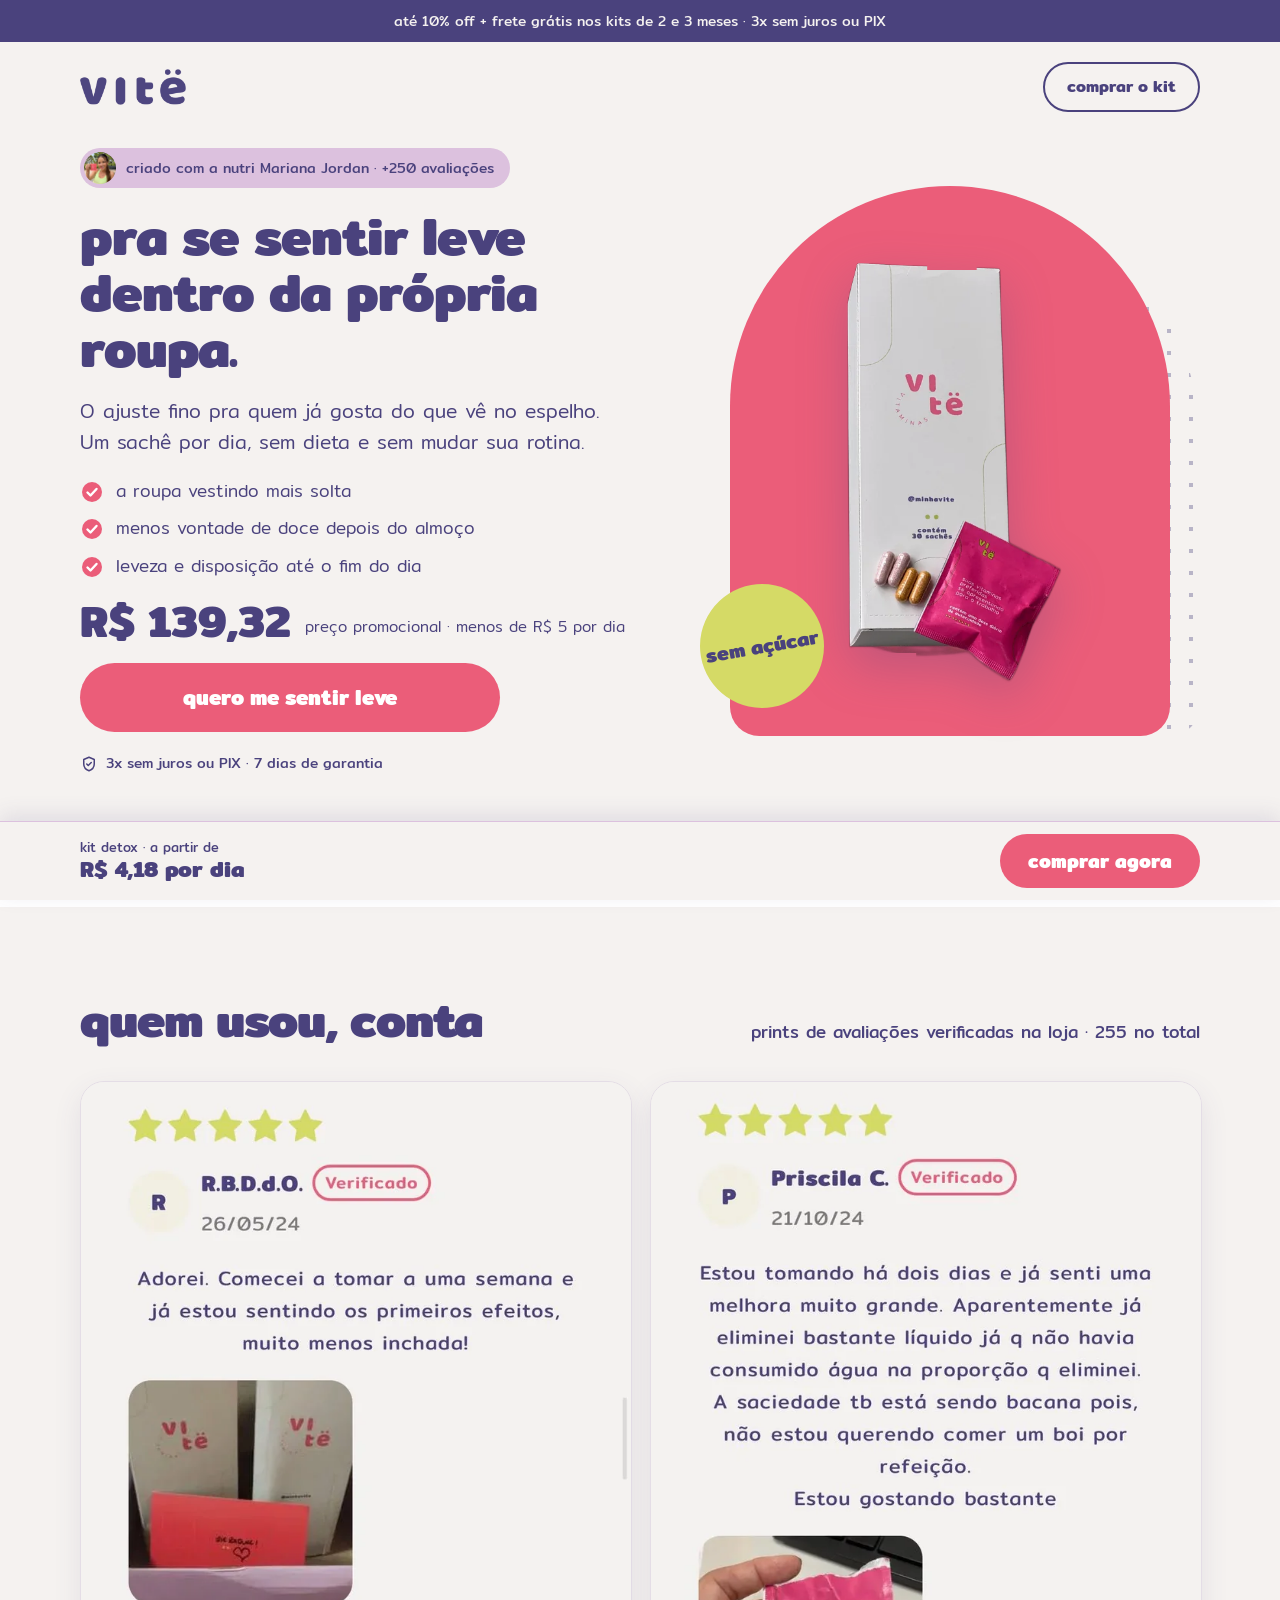
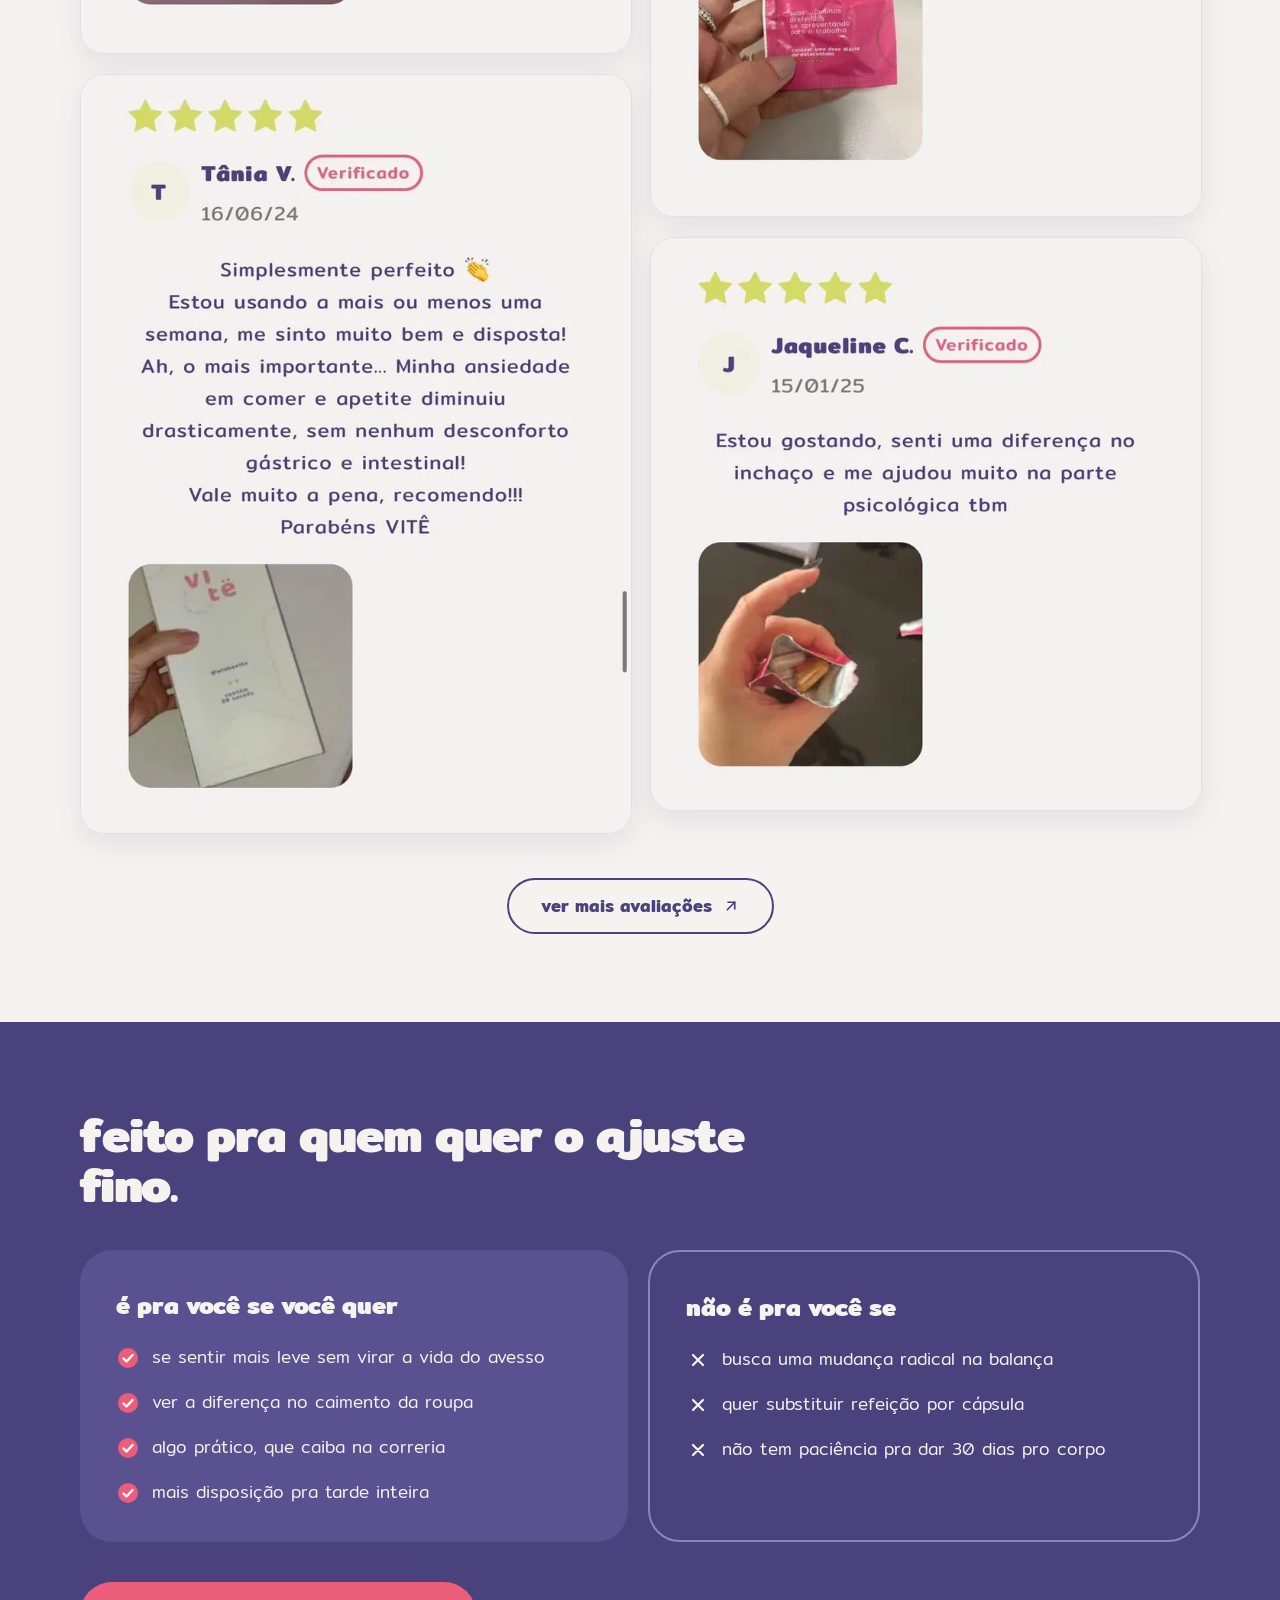
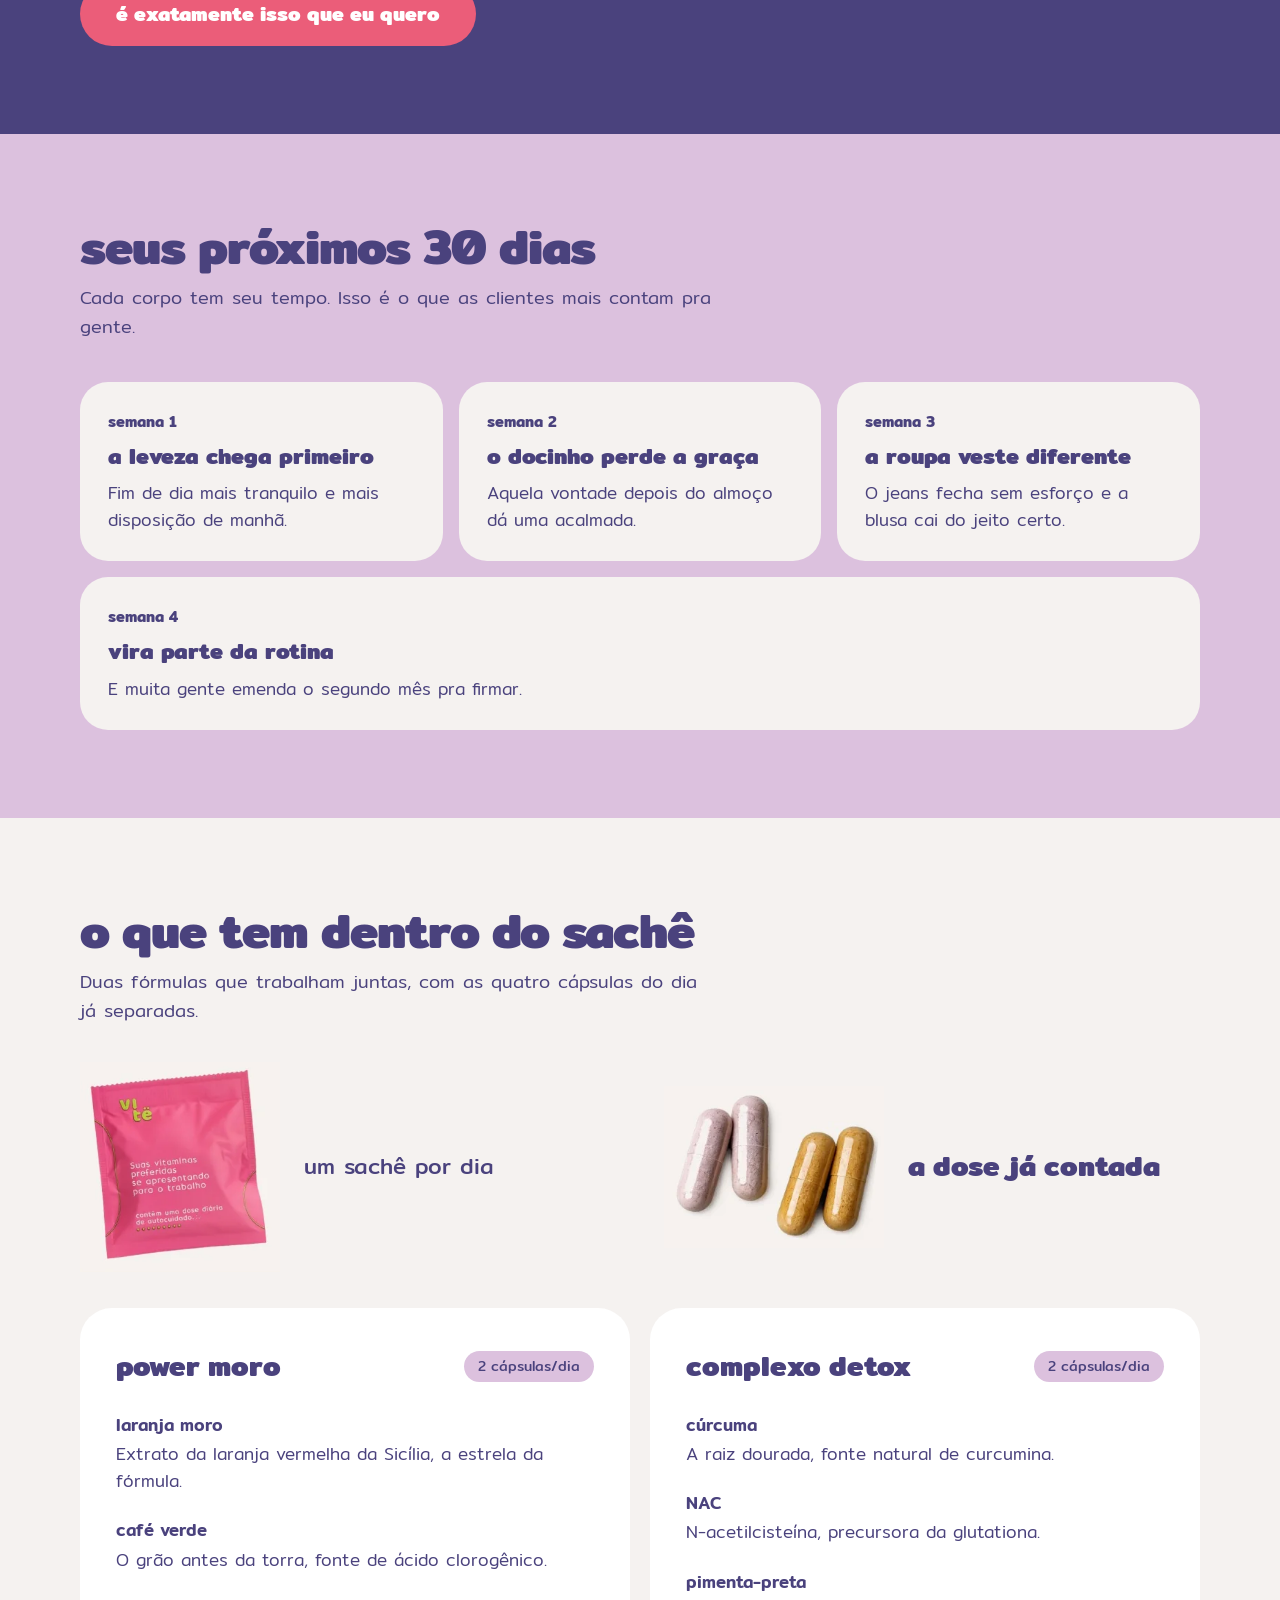
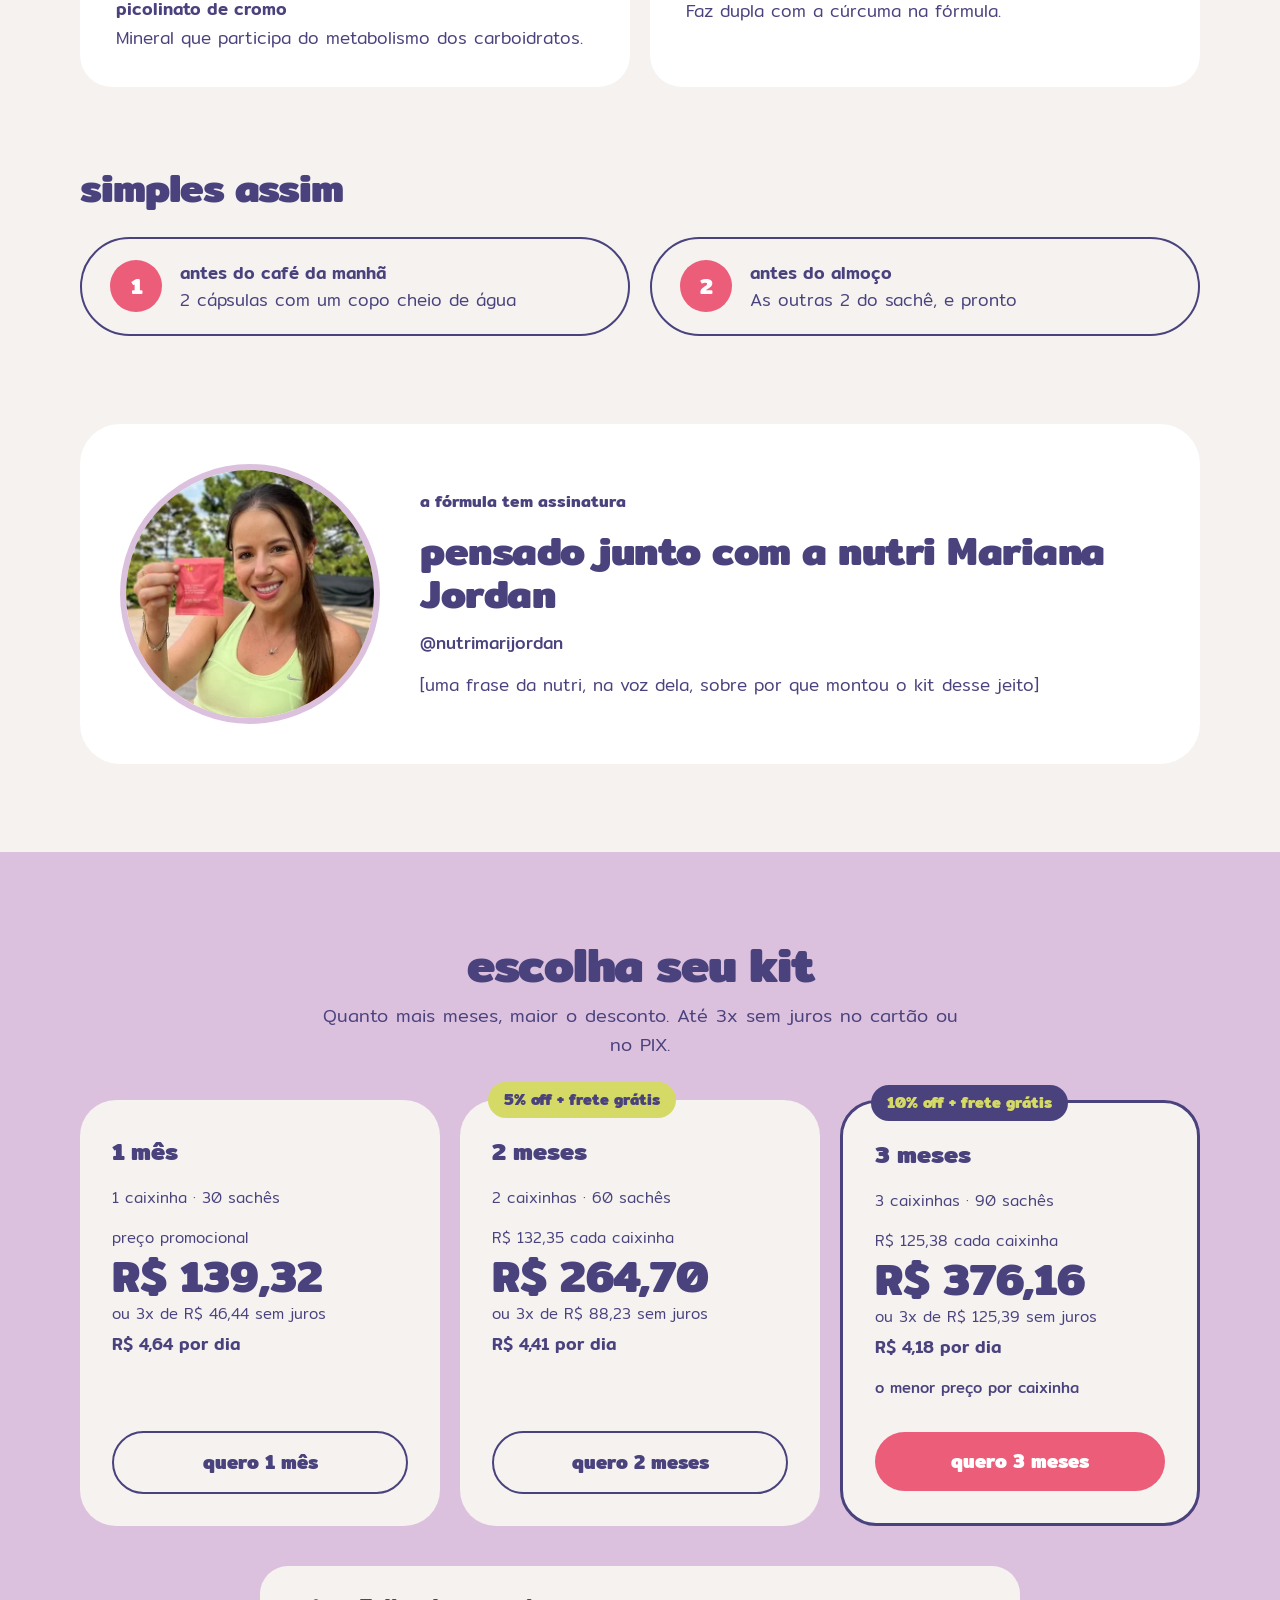
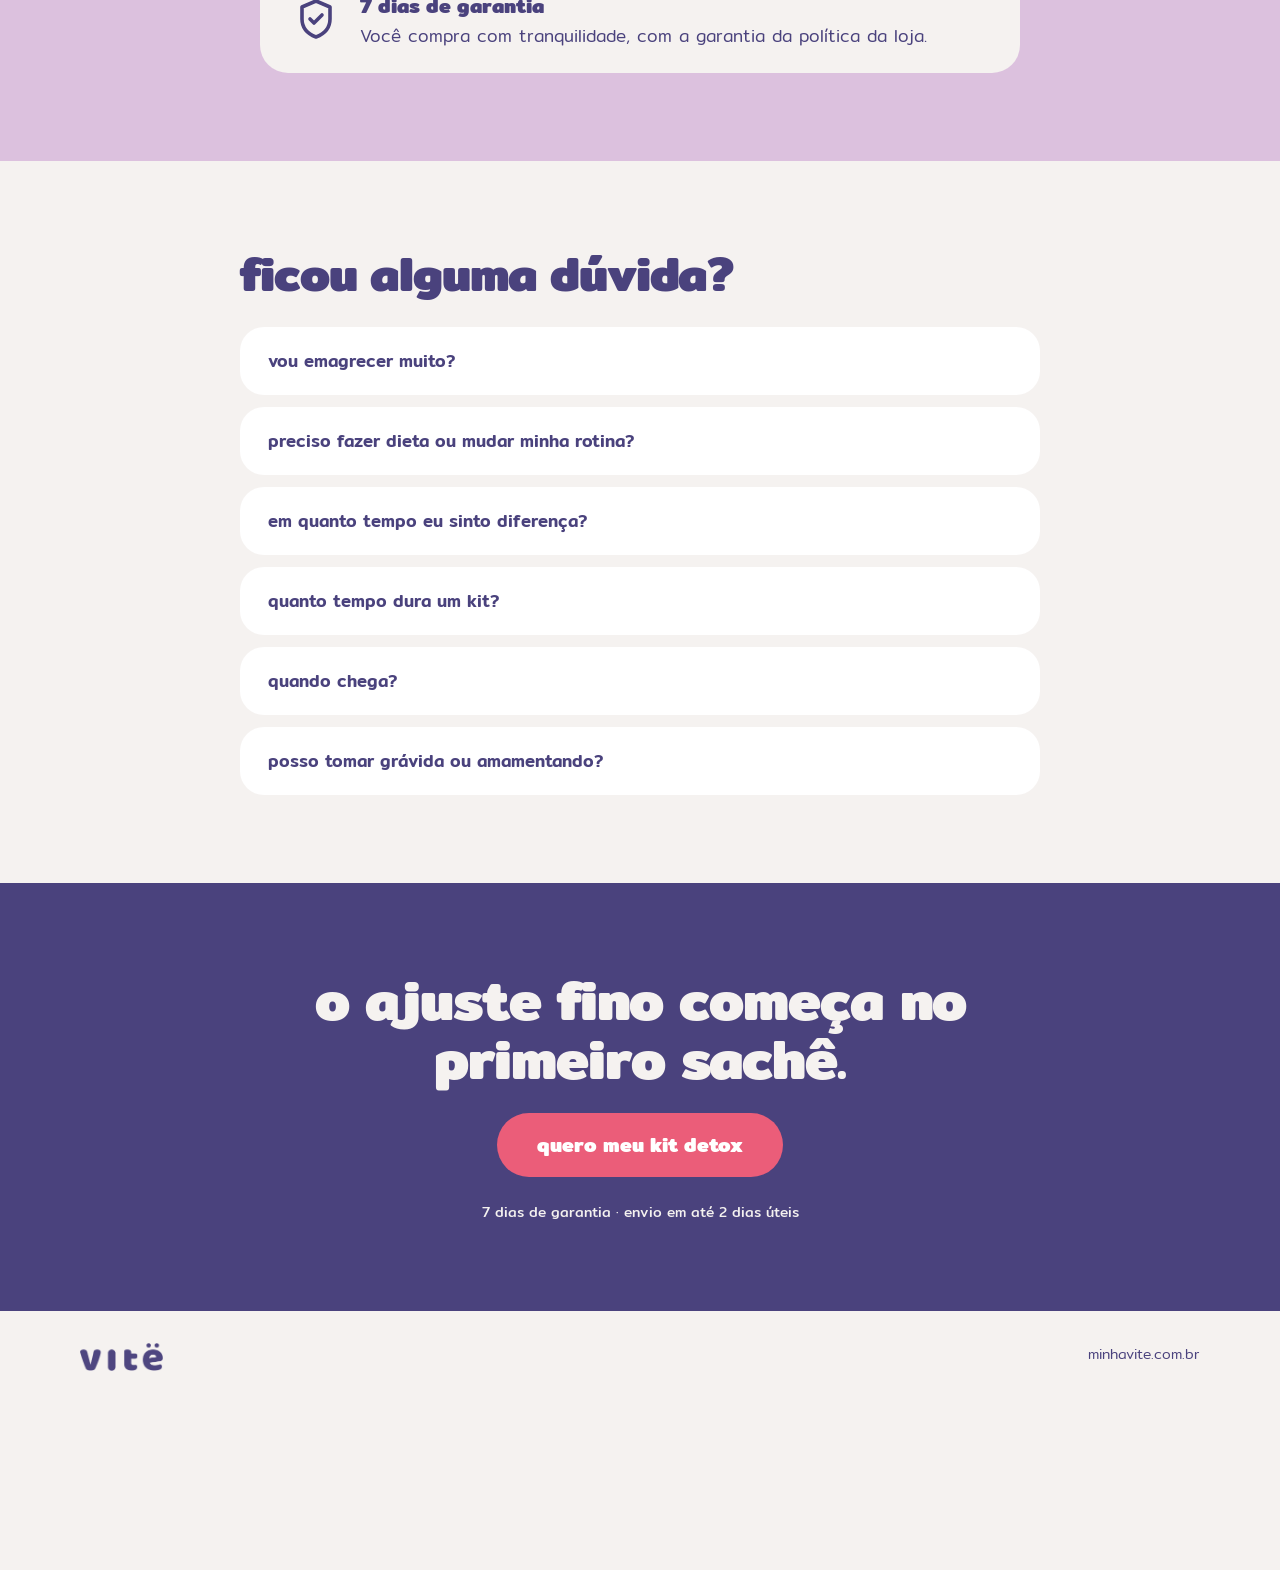
<file: kit-detox/index.html>
<!doctype html>
<html lang="pt-BR">
<head>
<meta charset="utf-8">
<meta name="viewport" content="width=device-width, initial-scale=1">
<title>Kit Detox Vitê · pra se sentir leve dentro da própria roupa</title>
<meta name="description" content="Kit Detox Vitê: um sachê por dia pra se sentir leve dentro da própria roupa. Criado com a nutri Mariana Jordan. Até 10% off + frete grátis.">
<meta property="og:title" content="Kit Detox Vitê">
<meta property="og:description" content="Kit Detox Vitê: um sachê por dia pra se sentir leve dentro da própria roupa. Criado com a nutri Mariana Jordan. Até 10% off + frete grátis.">
<meta property="og:image" content="https://kit-detox.vercel.app/img/kit-detox.webp">
<meta property="og:type" content="website">
<meta name="theme-color" content="#F5F2F0">
<link rel="icon" href="img/logo-vite.png">
<link rel="preconnect" href="https://fonts.googleapis.com">
<link rel="preconnect" href="https://fonts.gstatic.com" crossorigin>
<link rel="stylesheet" href="https://fonts.googleapis.com/css2?family=Mitr:wght@300;400;500;600;700&amp;display=swap">
<style>
html{scroll-behavior:smooth}
body{margin:0;background:#F5F2F0;-webkit-font-smoothing:antialiased}
img{max-width:100%}
a{color:#4A427D}a:hover{color:#2F2958}
summary{cursor:pointer;list-style:none}
summary::-webkit-details-marker{display:none}
@media (max-width: 640px){
.topbar{font-size:0.75rem!important;padding:8px 12px!important;line-height:1.4}
.site-head{padding:14px 20px!important}
.hero{flex-direction:column!important;flex-wrap:nowrap!important;align-items:stretch!important;gap:16px!important;padding:4px 20px 48px!important}
.hero-text{display:contents!important}
.h-badge{order:0;align-self:flex-start;font-size:0.8125rem!important}
.h-h1{order:1}
.h-img{order:2;flex:0 0 auto!important}
.h-arch{aspect-ratio:auto!important;height:260px;max-width:100%!important;border-radius:150px 150px 28px 28px!important;padding:18px!important}
.h-arch img{width:auto!important;height:100%!important;max-width:100%!important}
.h-dots{inset:12px 0 0 24px!important}
.h-seal{width:84px!important;height:84px!important;font-size:0.9375rem!important;bottom:10px!important}
.h-price{order:3}
.h-cta{order:4;max-width:none!important}
.h-guar{order:5;justify-content:center}
.h-p{order:6;font-size:1.0625rem!important}
.h-bullets{order:7}
.trust{display:grid!important;grid-template-columns:1fr 1fr;gap:10px 16px!important;font-size:0.8125rem!important;padding:16px 20px!important}
.pad{padding-top:56px!important;padding-bottom:56px!important}
.pad-t{padding-top:56px!important;padding-bottom:24px!important}
.pad-b{padding-top:24px!important;padding-bottom:56px!important}
.cardp{padding:24px!important}
.weeks{flex-wrap:nowrap!important;overflow-x:auto;scroll-snap-type:x mandatory;margin:0 -20px;padding:0 20px 8px;scrollbar-width:none}
.wk{flex:0 0 78%!important;scroll-snap-align:start}
.revs{columns:auto!important;display:flex;overflow-x:auto;gap:14px;scroll-snap-type:x mandatory;margin:0 -20px;padding:4px 20px 16px;scrollbar-width:none}
.revs img{flex:0 0 84%;width:84%!important;margin:0!important;scroll-snap-align:center;align-self:flex-start}
.step{border-radius:28px!important;padding:16px 20px!important}
.best{order:-1}
.nutri{padding:28px 24px!important;gap:20px!important;justify-content:center;text-align:center}
.nutri-img{width:160px!important;flex:0 0 160px!important}
.sticky-btn{padding:12px 22px!important}
}
</style>
</head>
<body>
<div style="width: 100%; background: #F5F2F0; color: #4A427D; font-family: 'Mitr', system-ui, sans-serif; font-weight: 300; font-size: 1.0625rem; line-height: 1.6">

<div class="topbar" style="background: #4A427D; color: #F5F2F0; text-align: center; padding: 10px 16px; font-size: 0.875rem; font-weight: 400">até 10% off + frete grátis nos kits de 2 e 3 meses · 3x sem juros ou PIX</div>

<header class="site-head" style="max-width: 1120px; margin: 0 auto; padding: 20px; display: flex; align-items: center; justify-content: space-between; gap: 16px; flex-wrap: wrap">
<img src="img/logo-vite.png" alt="vitë" style="height: 36px; width: auto; display: block">
<a href="#oferta" style="font-family: 'Mitr', sans-serif; font-weight: 600; font-size: 1rem; text-decoration: none; padding: 10px 22px; border: 2px solid #4A427D; border-radius: 999px; min-height: 44px; box-sizing: border-box; display: inline-flex; align-items: center">comprar o kit</a>
</header>

<section class="hero" style="max-width: 1120px; margin: 0 auto; padding: 16px 20px 64px; display: flex; flex-wrap: wrap; gap: 40px; align-items: center">
<div class="hero-text" style="flex: 1 1 460px; min-width: 0; display: flex; flex-direction: column; gap: 20px; align-items: flex-start">
<div class="h-badge" style="background: #DCC1DE; border-radius: 999px; padding: 4px 16px 4px 4px; font-size: 0.875rem; font-weight: 400; display: flex; align-items: center; gap: 10px"><img loading="lazy" src="img/nutri-mariana-jordan.webp" alt="" style="width: 32px; height: 32px; border-radius: 50%; object-fit: cover; object-position: 60% 30%"><span>criado com a nutri Mariana Jordan · +250 avaliações</span></div>
<h1 class="h-h1" style="margin: 0; font-family: 'Mitr', sans-serif; font-weight: 700; font-size: clamp(2.125rem, 4.6vw, 3.25rem); line-height: 1.08; letter-spacing: -1px">pra se sentir leve dentro da própria roupa.</h1>
<p class="h-p" style="margin: 0; font-size: 1.1875rem; max-width: 520px">O ajuste fino pra quem já gosta do que vê no espelho. Um sachê por dia, sem dieta e sem mudar sua rotina.</p>
<div class="h-bullets" style="display: flex; flex-direction: column; gap: 10px">
<div style="display: flex; gap: 12px; align-items: flex-start"><svg aria-hidden="true" width="24" height="24" viewBox="0 0 24 24" fill="none" stroke="#FFFFFF" stroke-width="2.4" stroke-linecap="round" stroke-linejoin="round" style="flex: 0 0 auto; margin-top: 3px"><circle cx="12" cy="12" r="10" fill="#EB5D79" stroke="none"></circle><path d="M7.5 12.5l3 3 6-6.5"></path></svg><span>a roupa vestindo mais solta</span></div>
<div style="display: flex; gap: 12px; align-items: flex-start"><svg aria-hidden="true" width="24" height="24" viewBox="0 0 24 24" fill="none" stroke="#FFFFFF" stroke-width="2.4" stroke-linecap="round" stroke-linejoin="round" style="flex: 0 0 auto; margin-top: 3px"><circle cx="12" cy="12" r="10" fill="#EB5D79" stroke="none"></circle><path d="M7.5 12.5l3 3 6-6.5"></path></svg><span>menos vontade de doce depois do almoço</span></div>
<div style="display: flex; gap: 12px; align-items: flex-start"><svg aria-hidden="true" width="24" height="24" viewBox="0 0 24 24" fill="none" stroke="#FFFFFF" stroke-width="2.4" stroke-linecap="round" stroke-linejoin="round" style="flex: 0 0 auto; margin-top: 3px"><circle cx="12" cy="12" r="10" fill="#EB5D79" stroke="none"></circle><path d="M7.5 12.5l3 3 6-6.5"></path></svg><span>leveza e disposição até o fim do dia</span></div>
</div>
<div class="h-price" style="display: flex; flex-wrap: wrap; align-items: flex-end; gap: 6px 14px">
<div style="font-family: 'Mitr', sans-serif; font-weight: 700; font-size: 2.75rem; line-height: 1">R$ 139,32</div>
<div style="font-size: 0.9375rem; padding-bottom: 4px">preço promocional · menos de R$ 5 por dia</div>
</div>
<a class="h-cta" href="#oferta" style="background: #EB5D79; color: #FFFFFF; font-family: 'Mitr', sans-serif; font-weight: 700; font-size: 1.3125rem; text-decoration: none; padding: 18px 40px; border-radius: 999px; min-height: 60px; box-sizing: border-box; display: inline-flex; align-items: center; justify-content: center; width: 100%; max-width: 420px">quero me sentir leve</a>
<div class="h-guar" style="font-size: 0.875rem; font-weight: 400; display: flex; align-items: center; gap: 8px"><svg aria-hidden="true" width="18" height="18" viewBox="0 0 24 24" fill="none" stroke="#4A427D" stroke-width="2" stroke-linecap="round" stroke-linejoin="round"><path d="M12 3l7 3v6c0 4.5-3 7.5-7 9-4-1.5-7-4.5-7-9V6z"></path><path d="M9 12l2 2 4-4"></path></svg>3x sem juros ou PIX · 7 dias de garantia</div>
</div>
<div class="h-img" style="flex: 1 1 380px; min-width: 0; position: relative; display: flex; justify-content: center">
<div class="h-dots" aria-hidden="true" style="position: absolute; inset: 24px 0 0 40px; border-radius: 240px 240px 32px 32px; background-image: radial-gradient(#4A427D 2.5px, transparent 2.5px); background-size: 22px 22px; opacity: 0.35"></div>
<div class="h-arch" style="position: relative; width: 100%; max-width: 440px; aspect-ratio: 4 / 5; border-radius: 240px 240px 32px 32px; background: #EB5D79; display: flex; align-items: center; justify-content: center; padding: 40px 32px 24px; box-sizing: border-box">
<img src="img/kit-detox.webp" fetchpriority="high" alt="Caixa do Kit Detox Vitê com 30 sachês, sachê rosa e as 4 cápsulas do dia" style="width: 64%; max-width: 290px; height: auto; filter: drop-shadow(0 18px 24px rgba(74, 66, 125, 0.28))">
</div>
<div class="h-seal" style="position: absolute; bottom: 28px; left: 0; background: #D5DA66; color: #4A427D; font-family: 'Mitr', sans-serif; font-weight: 700; font-size: 1.25rem; line-height: 1.1; width: 124px; height: 124px; border-radius: 50%; display: flex; align-items: center; justify-content: center; text-align: center; transform: rotate(-10deg)">sem açúcar</div>
</div>
</section>

<section style="background: #FFFFFF">
<div class="trust" style="max-width: 1120px; margin: 0 auto; padding: 22px 20px; display: flex; flex-wrap: wrap; justify-content: space-around; gap: 14px 32px; font-weight: 400; font-size: 0.9375rem; text-align: center">
<span>7 dias de garantia</span><span>envio em até 2 dias úteis</span><span>compra 100% segura</span><span>1 sachê por dia, prático</span>
</div>
</section>

<section class="pad" style="max-width: 1120px; margin: 0 auto; padding: 88px 20px; display: flex; flex-direction: column; gap: 36px">
<div style="display: flex; flex-wrap: wrap; align-items: flex-end; justify-content: space-between; gap: 16px">
<h2 style="margin: 0; font-family: 'Mitr', sans-serif; font-weight: 700; font-size: clamp(2rem, 4vw, 3rem); line-height: 1.05; letter-spacing: -1px">quem usou, conta</h2>
<div style="font-weight: 400">prints de avaliações verificadas na loja · 255 no total</div>
</div>
<div class="revs" style="columns: 2 300px; column-gap: 20px">
<img loading="lazy" src="img/avaliacao-1.webp" alt="Avaliação verificada de R.B.D.d.O., 5 estrelas: começou a tomar há uma semana e já se sente muito menos inchada" style="display: block; width: 100%; height: auto; margin: 0 0 20px; border-radius: 24px; border: 1px solid #E4DDE6; box-shadow: 0 10px 28px rgba(74, 66, 125, 0.10); break-inside: avoid">
<img loading="lazy" src="img/avaliacao-2.webp" alt="Avaliação verificada de Tânia V., 5 estrelas: uma semana de uso, muito disposta e com bem menos ansiedade para comer" style="display: block; width: 100%; height: auto; margin: 0 0 20px; border-radius: 24px; border: 1px solid #E4DDE6; box-shadow: 0 10px 28px rgba(74, 66, 125, 0.10); break-inside: avoid">
<img loading="lazy" src="img/avaliacao-3.webp" alt="Avaliação verificada de Priscila C., 5 estrelas: dois dias de uso, sentiu melhora grande e mais saciedade nas refeições" style="display: block; width: 100%; height: auto; margin: 0 0 20px; border-radius: 24px; border: 1px solid #E4DDE6; box-shadow: 0 10px 28px rgba(74, 66, 125, 0.10); break-inside: avoid">
<img loading="lazy" src="img/avaliacao-4.webp" alt="Avaliação verificada de Jaqueline C., 5 estrelas: sentiu diferença no inchaço" style="display: block; width: 100%; height: auto; margin: 0 0 20px; border-radius: 24px; border: 1px solid #E4DDE6; box-shadow: 0 10px 28px rgba(74, 66, 125, 0.10); break-inside: avoid">
</div>
<a href="https://minhavite.com.br/products/kit-detox-vite?utm_source=lp&amp;utm_medium=landing&amp;utm_campaign=kit-detox-ajuste-fino" target="_blank" rel="noopener" style="align-self: center; border: 2px solid #4A427D; color: #4A427D; font-family: 'Mitr', sans-serif; font-weight: 600; font-size: 1.0625rem; text-decoration: none; padding: 12px 32px; border-radius: 999px; min-height: 52px; box-sizing: border-box; display: inline-flex; align-items: center; gap: 10px">ver mais avaliações<svg aria-hidden="true" width="18" height="18" viewBox="0 0 24 24" fill="none" stroke="#4A427D" stroke-width="2.2" stroke-linecap="round" stroke-linejoin="round"><path d="M7 17L17 7"></path><path d="M8 7h9v9"></path></svg></a>
</section>

<section style="background: #4A427D; color: #F5F2F0">
<div class="pad" style="max-width: 1120px; margin: 0 auto; padding: 88px 20px; display: flex; flex-direction: column; gap: 40px">
<h2 style="margin: 0; max-width: 700px; font-family: 'Mitr', sans-serif; font-weight: 700; font-size: clamp(2rem, 4vw, 3rem); line-height: 1.05; letter-spacing: -1px">feito pra quem quer o ajuste fino.</h2>
<div style="display: flex; flex-wrap: wrap; gap: 20px">
<div class="cardp" style="flex: 1 1 380px; min-width: 0; background: #5A5190; border-radius: 32px; padding: 36px; display: flex; flex-direction: column; gap: 18px">
<div style="font-family: 'Mitr', sans-serif; font-weight: 700; font-size: 1.5rem">é pra você se você quer</div>
<div style="display: flex; gap: 12px"><svg aria-hidden="true" width="24" height="24" viewBox="0 0 24 24" fill="none" stroke="#FFFFFF" stroke-width="2.4" stroke-linecap="round" stroke-linejoin="round" style="flex: 0 0 auto; margin-top: 3px"><circle cx="12" cy="12" r="10" fill="#EB5D79" stroke="none"></circle><path d="M7.5 12.5l3 3 6-6.5"></path></svg><span>se sentir mais leve sem virar a vida do avesso</span></div>
<div style="display: flex; gap: 12px"><svg aria-hidden="true" width="24" height="24" viewBox="0 0 24 24" fill="none" stroke="#FFFFFF" stroke-width="2.4" stroke-linecap="round" stroke-linejoin="round" style="flex: 0 0 auto; margin-top: 3px"><circle cx="12" cy="12" r="10" fill="#EB5D79" stroke="none"></circle><path d="M7.5 12.5l3 3 6-6.5"></path></svg><span>ver a diferença no caimento da roupa</span></div>
<div style="display: flex; gap: 12px"><svg aria-hidden="true" width="24" height="24" viewBox="0 0 24 24" fill="none" stroke="#FFFFFF" stroke-width="2.4" stroke-linecap="round" stroke-linejoin="round" style="flex: 0 0 auto; margin-top: 3px"><circle cx="12" cy="12" r="10" fill="#EB5D79" stroke="none"></circle><path d="M7.5 12.5l3 3 6-6.5"></path></svg><span>algo prático, que caiba na correria</span></div>
<div style="display: flex; gap: 12px"><svg aria-hidden="true" width="24" height="24" viewBox="0 0 24 24" fill="none" stroke="#FFFFFF" stroke-width="2.4" stroke-linecap="round" stroke-linejoin="round" style="flex: 0 0 auto; margin-top: 3px"><circle cx="12" cy="12" r="10" fill="#EB5D79" stroke="none"></circle><path d="M7.5 12.5l3 3 6-6.5"></path></svg><span>mais disposição pra tarde inteira</span></div>
</div>
<div class="cardp" style="flex: 1 1 380px; min-width: 0; border: 2px solid #8C84BC; border-radius: 32px; padding: 36px; display: flex; flex-direction: column; gap: 18px">
<div style="font-family: 'Mitr', sans-serif; font-weight: 700; font-size: 1.5rem">não é pra você se</div>
<div style="display: flex; gap: 12px"><svg aria-hidden="true" width="24" height="24" viewBox="0 0 24 24" fill="none" stroke="#F5F2F0" stroke-width="2.2" stroke-linecap="round" style="flex: 0 0 auto; margin-top: 3px"><path d="M7 7l10 10M17 7L7 17"></path></svg><span>busca uma mudança radical na balança</span></div>
<div style="display: flex; gap: 12px"><svg aria-hidden="true" width="24" height="24" viewBox="0 0 24 24" fill="none" stroke="#F5F2F0" stroke-width="2.2" stroke-linecap="round" style="flex: 0 0 auto; margin-top: 3px"><path d="M7 7l10 10M17 7L7 17"></path></svg><span>quer substituir refeição por cápsula</span></div>
<div style="display: flex; gap: 12px"><svg aria-hidden="true" width="24" height="24" viewBox="0 0 24 24" fill="none" stroke="#F5F2F0" stroke-width="2.2" stroke-linecap="round" style="flex: 0 0 auto; margin-top: 3px"><path d="M7 7l10 10M17 7L7 17"></path></svg><span>não tem paciência pra dar 30 dias pro corpo</span></div>
</div>
</div>
<a href="#oferta" style="align-self: flex-start; background: #EB5D79; color: #FFFFFF; font-family: 'Mitr', sans-serif; font-weight: 700; font-size: 1.25rem; text-decoration: none; padding: 16px 36px; border-radius: 999px; min-height: 56px; box-sizing: border-box; display: inline-flex; align-items: center">é exatamente isso que eu quero</a>
</div>
</section>

<section style="background: #DCC1DE">
<div class="pad" style="max-width: 1120px; margin: 0 auto; padding: 88px 20px; display: flex; flex-direction: column; gap: 40px">
<div style="display: flex; flex-direction: column; gap: 12px; max-width: 640px">
<h2 style="margin: 0; font-family: 'Mitr', sans-serif; font-weight: 700; font-size: clamp(2rem, 4vw, 3rem); line-height: 1.05; letter-spacing: -1px">seus próximos 30 dias</h2>
<p style="margin: 0; font-size: 1.125rem">Cada corpo tem seu tempo. Isso é o que as clientes mais contam pra gente.</p>
</div>
<div class="weeks" style="display: flex; flex-wrap: wrap; gap: 16px">
<div class="wk" style="flex: 1 1 220px; min-width: 0; background: #F5F2F0; border-radius: 28px; padding: 28px; display: flex; flex-direction: column; gap: 10px">
<div style="font-family: 'Mitr', sans-serif; font-weight: 600; font-size: 0.9375rem">semana 1</div>
<div style="font-family: 'Mitr', sans-serif; font-weight: 700; font-size: 1.375rem; line-height: 1.15">a leveza chega primeiro</div>
<p style="margin: 0">Fim de dia mais tranquilo e mais disposição de manhã.</p>
</div>
<div class="wk" style="flex: 1 1 220px; min-width: 0; background: #F5F2F0; border-radius: 28px; padding: 28px; display: flex; flex-direction: column; gap: 10px">
<div style="font-family: 'Mitr', sans-serif; font-weight: 600; font-size: 0.9375rem">semana 2</div>
<div style="font-family: 'Mitr', sans-serif; font-weight: 700; font-size: 1.375rem; line-height: 1.15">o docinho perde a graça</div>
<p style="margin: 0">Aquela vontade depois do almoço dá uma acalmada.</p>
</div>
<div class="wk" style="flex: 1 1 220px; min-width: 0; background: #F5F2F0; border-radius: 28px; padding: 28px; display: flex; flex-direction: column; gap: 10px">
<div style="font-family: 'Mitr', sans-serif; font-weight: 600; font-size: 0.9375rem">semana 3</div>
<div style="font-family: 'Mitr', sans-serif; font-weight: 700; font-size: 1.375rem; line-height: 1.15">a roupa veste diferente</div>
<p style="margin: 0">O jeans fecha sem esforço e a blusa cai do jeito certo.</p>
</div>
<div class="wk" style="flex: 1 1 220px; min-width: 0; background: #F5F2F0; border-radius: 28px; padding: 28px; display: flex; flex-direction: column; gap: 10px">
<div style="font-family: 'Mitr', sans-serif; font-weight: 600; font-size: 0.9375rem">semana 4</div>
<div style="font-family: 'Mitr', sans-serif; font-weight: 700; font-size: 1.375rem; line-height: 1.15">vira parte da rotina</div>
<p style="margin: 0">E muita gente emenda o segundo mês pra firmar.</p>
</div>
</div>
</div>
</section>

<section class="pad-t" style="max-width: 1120px; margin: 0 auto; padding: 88px 20px 40px; display: flex; flex-direction: column; gap: 36px">
<div style="display: flex; flex-direction: column; gap: 12px; max-width: 640px">
<h2 style="margin: 0; font-family: 'Mitr', sans-serif; font-weight: 700; font-size: clamp(2rem, 4vw, 3rem); line-height: 1.05; letter-spacing: -1px">o que tem dentro do sachê</h2>
<p style="margin: 0; font-size: 1.125rem">Duas fórmulas que trabalham juntas, com as quatro cápsulas do dia já separadas.</p>
</div>
<div style="display: flex; flex-wrap: wrap; gap: 24px 48px; align-items: center">
<div style="flex: 1 1 360px; min-width: 0; display: flex; align-items: center; gap: 24px">
<img loading="lazy" src="img/sache.webp" alt="Sachê rosa da Vitê" style="width: 200px; max-width: 45%; height: auto; flex: 0 0 auto">
<div style="font-size: 1.375rem; font-weight: 400">um sachê por dia</div>
</div>
<div style="flex: 1 1 360px; min-width: 0; display: flex; align-items: center; gap: 24px">
<img loading="lazy" src="img/capsulas.webp" alt="Duas cápsulas rosadas e duas cápsulas douradas" style="width: 220px; max-width: 50%; height: auto; flex: 0 0 auto">
<div style="font-family: 'Mitr', sans-serif; font-weight: 700; font-size: 1.75rem; line-height: 1.1">a dose já contada</div>
</div>
</div>
<div style="display: flex; flex-wrap: wrap; gap: 20px">
<div class="cardp" style="flex: 1 1 400px; min-width: 0; background: #FFFFFF; border-radius: 32px; padding: 36px; display: flex; flex-direction: column; gap: 22px">
<div style="display: flex; align-items: center; justify-content: space-between; gap: 12px; flex-wrap: wrap"><div style="font-family: 'Mitr', sans-serif; font-weight: 700; font-size: 1.75rem">power moro</div><div style="background: #DCC1DE; border-radius: 999px; padding: 4px 14px; font-size: 0.875rem; font-weight: 400">2 cápsulas/dia</div></div>
<div style="display: flex; flex-direction: column; gap: 2px"><div style="font-weight: 500">laranja moro</div><div>Extrato da laranja vermelha da Sicília, a estrela da fórmula.</div></div>
<div style="display: flex; flex-direction: column; gap: 2px"><div style="font-weight: 500">café verde</div><div>O grão antes da torra, fonte de ácido clorogênico.</div></div>
<div style="display: flex; flex-direction: column; gap: 2px"><div style="font-weight: 500">picolinato de cromo</div><div>Mineral que participa do metabolismo dos carboidratos.</div></div>
</div>
<div class="cardp" style="flex: 1 1 400px; min-width: 0; background: #FFFFFF; border-radius: 32px; padding: 36px; display: flex; flex-direction: column; gap: 22px">
<div style="display: flex; align-items: center; justify-content: space-between; gap: 12px; flex-wrap: wrap"><div style="font-family: 'Mitr', sans-serif; font-weight: 700; font-size: 1.75rem">complexo detox</div><div style="background: #DCC1DE; border-radius: 999px; padding: 4px 14px; font-size: 0.875rem; font-weight: 400">2 cápsulas/dia</div></div>
<div style="display: flex; flex-direction: column; gap: 2px"><div style="font-weight: 500">cúrcuma</div><div>A raiz dourada, fonte natural de curcumina.</div></div>
<div style="display: flex; flex-direction: column; gap: 2px"><div style="font-weight: 500">NAC</div><div>N-acetilcisteína, precursora da glutationa.</div></div>
<div style="display: flex; flex-direction: column; gap: 2px"><div style="font-weight: 500">pimenta-preta</div><div>Faz dupla com a cúrcuma na fórmula.</div></div>
</div>
</div>
</section>

<section class="pad-b" style="max-width: 1120px; margin: 0 auto; padding: 40px 20px 88px; display: flex; flex-direction: column; gap: 28px">
<h2 style="margin: 0; font-family: 'Mitr', sans-serif; font-weight: 700; font-size: clamp(1.75rem, 3.4vw, 2.5rem); line-height: 1.05; letter-spacing: -1px">simples assim</h2>
<div style="display: flex; flex-wrap: wrap; gap: 20px">
<div class="step" style="flex: 1 1 300px; min-width: 0; border: 2px solid #4A427D; border-radius: 999px; padding: 20px 28px; display: flex; align-items: center; gap: 18px">
<div style="flex: 0 0 auto; width: 52px; height: 52px; border-radius: 50%; background: #EB5D79; display: flex; align-items: center; justify-content: center; font-family: 'Mitr', sans-serif; font-weight: 700; font-size: 1.375rem; color: #FFFFFF">1</div>
<div><div style="font-weight: 500">antes do café da manhã</div><div>2 cápsulas com um copo cheio de água</div></div>
</div>
<div class="step" style="flex: 1 1 300px; min-width: 0; border: 2px solid #4A427D; border-radius: 999px; padding: 20px 28px; display: flex; align-items: center; gap: 18px">
<div style="flex: 0 0 auto; width: 52px; height: 52px; border-radius: 50%; background: #EB5D79; display: flex; align-items: center; justify-content: center; font-family: 'Mitr', sans-serif; font-weight: 700; font-size: 1.375rem; color: #FFFFFF">2</div>
<div><div style="font-weight: 500">antes do almoço</div><div>As outras 2 do sachê, e pronto</div></div>
</div>
</div>
</section>

<section class="pad-b" style="max-width: 1120px; margin: 0 auto; padding: 0 20px 88px">
<div class="nutri" style="background: #FFFFFF; border-radius: 40px; padding: 40px; display: flex; flex-wrap: wrap; gap: 40px; align-items: center">
<img loading="lazy" class="nutri-img" src="img/nutri-mariana-jordan.webp" alt="Nutri Mariana Jordan sorrindo e segurando um sachê da Vitê" style="flex: 0 1 260px; min-width: 0; width: 260px; aspect-ratio: 1 / 1; border-radius: 50%; object-fit: cover; object-position: 60% 30%; border: 6px solid #DCC1DE; box-sizing: border-box">
<div style="flex: 1 1 360px; min-width: 0; display: flex; flex-direction: column; gap: 14px">
<div style="font-family: 'Mitr', sans-serif; font-weight: 600; font-size: 1rem">a fórmula tem assinatura</div>
<h2 style="margin: 0; font-family: 'Mitr', sans-serif; font-weight: 700; font-size: clamp(1.75rem, 3.2vw, 2.5rem); line-height: 1.08; letter-spacing: -0.5px">pensado junto com a nutri Mariana Jordan</h2>
<div style="font-weight: 400">@nutrimarijordan</div>
<p style="margin: 0">[uma frase da nutri, na voz dela, sobre por que montou o kit desse jeito]</p>
</div>
</div>
</section>

<section id="oferta" style="background: #DCC1DE">
<div class="pad" style="max-width: 1120px; margin: 0 auto; padding: 88px 20px; display: flex; flex-direction: column; gap: 40px; align-items: center">
<div style="display: flex; flex-direction: column; gap: 12px; text-align: center; max-width: 640px">
<h2 style="margin: 0; font-family: 'Mitr', sans-serif; font-weight: 700; font-size: clamp(2rem, 4vw, 3rem); line-height: 1.05; letter-spacing: -1px">escolha seu kit</h2>
<p style="margin: 0; font-size: 1.125rem">Quanto mais meses, maior o desconto. Até 3x sem juros no cartão ou no PIX.</p>
</div>
<div class="offers" style="width: 100%; display: flex; flex-wrap: wrap; gap: 28px 20px; justify-content: center; align-items: stretch">
<div class="cardp" style="flex: 1 1 280px; max-width: 360px; min-width: 0; background: #F5F2F0; border-radius: 36px; padding: 32px; box-sizing: border-box; display: flex; flex-direction: column; gap: 16px">
<div style="font-family: 'Mitr', sans-serif; font-weight: 700; font-size: 1.5rem">1 mês</div>
<div style="font-size: 0.9375rem">1 caixinha · 30 sachês</div>
<div style="display: flex; flex-direction: column; gap: 4px">
<div style="font-size: 0.9375rem">preço promocional</div>
<div style="font-family: 'Mitr', sans-serif; font-weight: 700; font-size: 2.75rem; line-height: 1">R$ 139,32</div>
<div style="font-size: 0.9375rem">ou 3x de R$ 46,44 sem juros</div>
<div style="font-weight: 500">R$ 4,64 por dia</div>
</div>
<div style="flex: 1 1 auto"></div>
<a href="https://minhavite.com.br/cart/47723651989815:1?utm_source=lp&amp;utm_medium=landing&amp;utm_campaign=kit-detox-ajuste-fino" style="border: 2px solid #4A427D; color: #4A427D; font-family: 'Mitr', sans-serif; font-weight: 700; font-size: 1.1875rem; text-decoration: none; padding: 14px 24px; border-radius: 999px; min-height: 56px; box-sizing: border-box; display: flex; align-items: center; justify-content: center">quero 1 mês</a>
</div>
<div class="cardp" style="flex: 1 1 280px; max-width: 360px; min-width: 0; background: #F5F2F0; border-radius: 36px; padding: 32px; box-sizing: border-box; display: flex; flex-direction: column; gap: 16px; position: relative">
<div style="position: absolute; top: -18px; left: 28px; background: #D5DA66; color: #4A427D; border-radius: 999px; padding: 6px 16px; font-family: 'Mitr', sans-serif; font-weight: 700; font-size: 0.9375rem">5% off + frete grátis</div>
<div style="font-family: 'Mitr', sans-serif; font-weight: 700; font-size: 1.5rem">2 meses</div>
<div style="font-size: 0.9375rem">2 caixinhas · 60 sachês</div>
<div style="display: flex; flex-direction: column; gap: 4px">
<div style="font-size: 0.9375rem">R$ 132,35 cada caixinha</div>
<div style="font-family: 'Mitr', sans-serif; font-weight: 700; font-size: 2.75rem; line-height: 1">R$ 264,70</div>
<div style="font-size: 0.9375rem">ou 3x de R$ 88,23 sem juros</div>
<div style="font-weight: 500">R$ 4,41 por dia</div>
</div>
<div style="flex: 1 1 auto"></div>
<a href="https://minhavite.com.br/cart/47723651989815:2?utm_source=lp&amp;utm_medium=landing&amp;utm_campaign=kit-detox-ajuste-fino" style="border: 2px solid #4A427D; color: #4A427D; font-family: 'Mitr', sans-serif; font-weight: 700; font-size: 1.1875rem; text-decoration: none; padding: 14px 24px; border-radius: 999px; min-height: 56px; box-sizing: border-box; display: flex; align-items: center; justify-content: center">quero 2 meses</a>
</div>
<div class="best cardp" style="flex: 1 1 280px; max-width: 360px; min-width: 0; background: #F5F2F0; border: 3px solid #4A427D; border-radius: 36px; padding: 32px; box-sizing: border-box; display: flex; flex-direction: column; gap: 16px; position: relative">
<div style="position: absolute; top: -18px; left: 28px; background: #4A427D; color: #D5DA66; border-radius: 999px; padding: 6px 16px; font-family: 'Mitr', sans-serif; font-weight: 700; font-size: 0.9375rem">10% off + frete grátis</div>
<div style="font-family: 'Mitr', sans-serif; font-weight: 700; font-size: 1.5rem">3 meses</div>
<div style="font-size: 0.9375rem">3 caixinhas · 90 sachês</div>
<div style="display: flex; flex-direction: column; gap: 4px">
<div style="font-size: 0.9375rem">R$ 125,38 cada caixinha</div>
<div style="font-family: 'Mitr', sans-serif; font-weight: 700; font-size: 2.75rem; line-height: 1">R$ 376,16</div>
<div style="font-size: 0.9375rem">ou 3x de R$ 125,39 sem juros</div>
<div style="font-weight: 500">R$ 4,18 por dia</div>
</div>
<div style="font-size: 0.9375rem; font-weight: 400">o menor preço por caixinha</div>
<div style="flex: 1 1 auto"></div>
<a href="https://minhavite.com.br/cart/47723651989815:3?utm_source=lp&amp;utm_medium=landing&amp;utm_campaign=kit-detox-ajuste-fino" style="background: #EB5D79; color: #FFFFFF; font-family: 'Mitr', sans-serif; font-weight: 700; font-size: 1.1875rem; text-decoration: none; padding: 14px 24px; border-radius: 999px; min-height: 56px; box-sizing: border-box; display: flex; align-items: center; justify-content: center">quero 3 meses</a>
</div>
</div>
<div style="background: #F5F2F0; border-radius: 28px; padding: 24px 32px; display: flex; align-items: center; gap: 20px; max-width: 760px; box-sizing: border-box; width: 100%; flex-wrap: wrap">
<svg aria-hidden="true" width="48" height="48" viewBox="0 0 24 24" fill="none" stroke="#4A427D" stroke-width="1.8" stroke-linecap="round" stroke-linejoin="round" style="flex: 0 0 auto"><path d="M12 3l7 3v6c0 4.5-3 7.5-7 9-4-1.5-7-4.5-7-9V6z"></path><path d="M9 12l2 2 4-4"></path></svg>
<div style="flex: 1 1 300px; min-width: 0"><div style="font-family: 'Mitr', sans-serif; font-weight: 700; font-size: 1.25rem">7 dias de garantia</div><div>Você compra com tranquilidade, com a garantia da política da loja.</div></div>
</div>
</div>
</section>

<section class="pad" style="max-width: 800px; margin: 0 auto; padding: 88px 20px; display: flex; flex-direction: column; gap: 28px">
<h2 style="margin: 0; font-family: 'Mitr', sans-serif; font-weight: 700; font-size: clamp(2rem, 4vw, 3rem); line-height: 1.05; letter-spacing: -1px">ficou alguma dúvida?</h2>
<div style="display: flex; flex-direction: column; gap: 12px">
<details style="background: #FFFFFF; border-radius: 24px; padding: 20px 28px">
<summary style="font-weight: 500; font-size: 1.0625rem; min-height: 28px">vou emagrecer muito?</summary>
<p style="margin: 12px 0 0">O kit detox foi pensado pra quem quer se sentir mais leve e desinchada. A mudança vem aos poucos e aparece no dia a dia e no caimento da roupa.</p>
</details>
<details style="background: #FFFFFF; border-radius: 24px; padding: 20px 28px">
<summary style="font-weight: 500; font-size: 1.0625rem; min-height: 28px">preciso fazer dieta ou mudar minha rotina?</summary>
<p style="margin: 12px 0 0">Não. Ele entra no seu dia do jeito que ele já é. Água, comida de verdade e uma boa noite de sono só ajudam o corpo a responder melhor.</p>
</details>
<details style="background: #FFFFFF; border-radius: 24px; padding: 20px 28px">
<summary style="font-weight: 500; font-size: 1.0625rem; min-height: 28px">em quanto tempo eu sinto diferença?</summary>
<p style="margin: 12px 0 0">Muitas clientes sentem a leveza já na primeira semana, e ela fica mais clara a partir da segunda.</p>
</details>
<details style="background: #FFFFFF; border-radius: 24px; padding: 20px 28px">
<summary style="font-weight: 500; font-size: 1.0625rem; min-height: 28px">quanto tempo dura um kit?</summary>
<p style="margin: 12px 0 0">São 30 sachês, um por dia. Um mês certinho.</p>
</details>
<details style="background: #FFFFFF; border-radius: 24px; padding: 20px 28px">
<summary style="font-weight: 500; font-size: 1.0625rem; min-height: 28px">quando chega?</summary>
<p style="margin: 12px 0 0">O pedido sai em até 2 dias úteis depois da confirmação do pagamento. O prazo de entrega da sua região aparece no checkout.</p>
</details>
<details style="background: #FFFFFF; border-radius: 24px; padding: 20px 28px">
<summary style="font-weight: 500; font-size: 1.0625rem; min-height: 28px">posso tomar grávida ou amamentando?</summary>
<p style="margin: 12px 0 0">Nessa fase a Anvisa não recomenda o uso. Indicado para maiores de 19 anos.</p>
</details>
</div>
</section>

<section style="background: #4A427D; color: #F5F2F0">
<div class="pad" style="max-width: 1120px; margin: 0 auto; padding: 88px 20px; display: flex; flex-direction: column; align-items: center; gap: 24px; text-align: center">
<h2 style="margin: 0; max-width: 760px; font-family: 'Mitr', sans-serif; font-weight: 700; font-size: clamp(2.25rem, 5vw, 3.5rem); line-height: 1.05; letter-spacing: -1px">o ajuste fino começa no primeiro sachê.</h2>
<a href="#oferta" style="background: #EB5D79; color: #FFFFFF; font-family: 'Mitr', sans-serif; font-weight: 700; font-size: 1.25rem; text-decoration: none; padding: 16px 40px; border-radius: 999px; min-height: 56px; box-sizing: border-box; display: inline-flex; align-items: center">quero meu kit detox</a>
<div style="font-size: 0.875rem; font-weight: 400">7 dias de garantia · envio em até 2 dias úteis</div>
</div>
</section>

<footer style="max-width: 1120px; margin: 0 auto; padding: 32px 20px 120px; display: flex; flex-wrap: wrap; justify-content: space-between; gap: 12px; font-size: 0.875rem">
<img loading="lazy" src="img/logo-vite.png" alt="vitë" style="height: 28px; width: auto; display: block">
<div>minhavite.com.br</div>
</footer>

<div style="position: sticky; bottom: 0; z-index: 10; background: #F5F2F0; border-top: 1px solid #DCC1DE; box-shadow: 0 -6px 20px rgba(74, 66, 125, 0.12)">
<div style="max-width: 1120px; margin: 0 auto; padding: 12px 20px; display: flex; align-items: center; justify-content: space-between; gap: 16px">
<div style="min-width: 0; display: flex; flex-direction: column; line-height: 1.2">
<div style="font-size: 0.8125rem; font-weight: 400">kit detox · a partir de</div>
<div style="font-family: 'Mitr', sans-serif; font-weight: 700; font-size: 1.375rem">R$ 4,18 por dia</div>
</div>
<a class="sticky-btn" href="#oferta" style="flex: 0 0 auto; background: #EB5D79; color: #FFFFFF; font-family: 'Mitr', sans-serif; font-weight: 700; font-size: 1.1875rem; text-decoration: none; padding: 12px 28px; border-radius: 999px; min-height: 48px; box-sizing: border-box; display: inline-flex; align-items: center">comprar agora</a>
</div>
</div>

</div>
</body>
</html>
</file>
